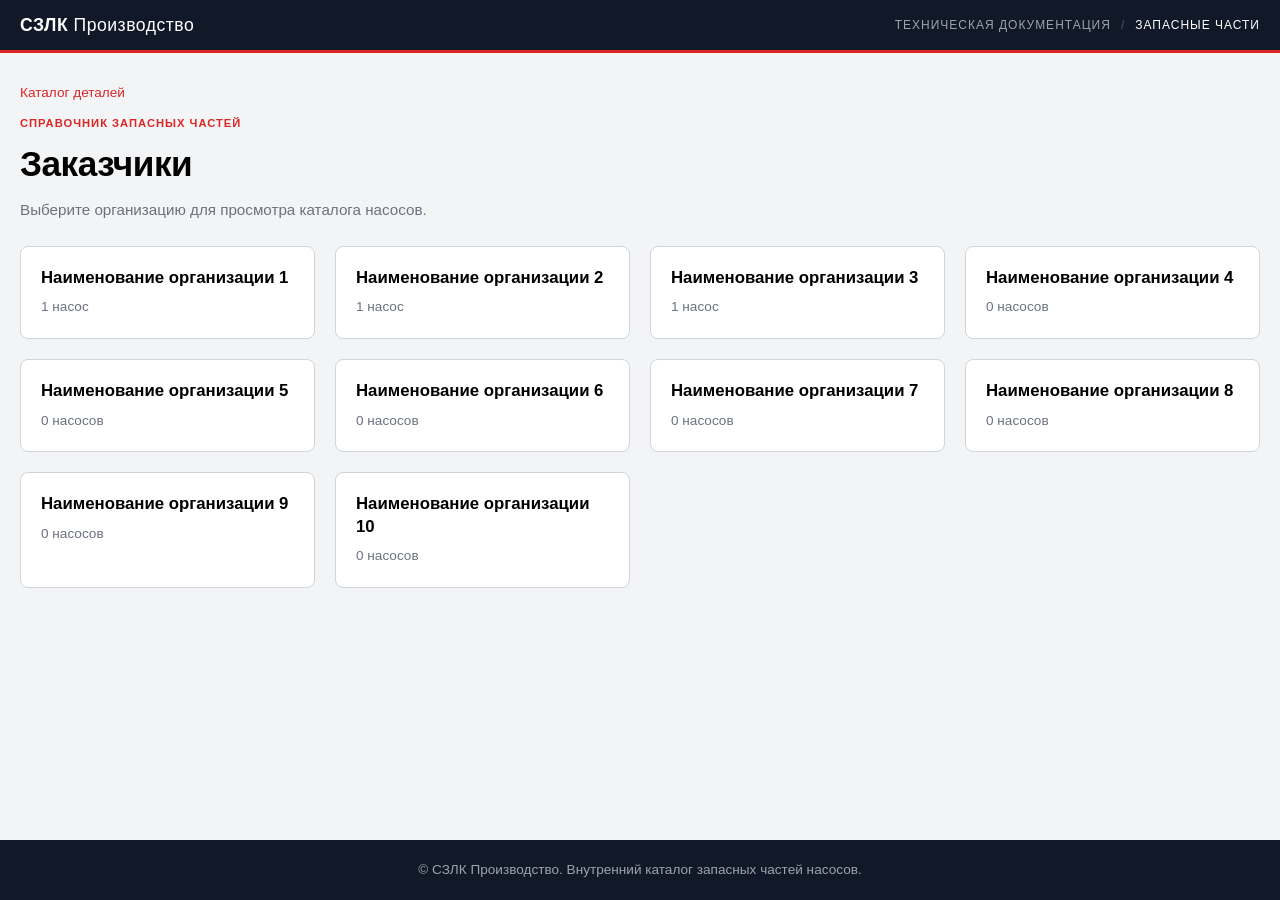
<file: index.html>
<!DOCTYPE html>
<html lang="ru">
<head>
  <meta charset="UTF-8">
  <meta name="viewport" content="width=device-width, initial-scale=1.0">
  <title>Каталог запчастей — Заказчики</title>
  <link rel="stylesheet" href="css/style.css">
</head>
<body>
  <header class="site-header">
    <div class="header-top">
      <div class="container header-inner">
        <!-- Логотип сделан белым и кликабельным -->
        <a href="index.html" class="logo" style="color: #ffffff !important; text-decoration: none;">
          <strong>СЗЛК</strong> Производство
        </a>
        <nav class="top-nav">
          <a href="#">ТЕХНИЧЕСКАЯ ДОКУМЕНТАЦИЯ</a>
          <span class="nav-sep">/</span>
          <a href="index.html" class="active">ЗАПАСНЫЕ ЧАСТИ</a>
        </nav>
      </div>
    </div>
    <div class="header-red-line"></div>
  </header>

  <main class="container main-content">
    <div class="page-header">
      <div class="breadcrumbs">
        <span class="current">Каталог деталей</span>
      </div>
      
      <div class="title-row">
        <div class="title-left">
          <div class="subtitle-small">СПРАВОЧНИК ЗАПАСНЫХ ЧАСТЕЙ</div>
          <h1 class="page-title">Заказчики</h1>
          <p class="page-desc">Выберите организацию для просмотра каталога насосов.</p>
        </div>
      </div>
    </div>

    <div id="customer-list" class="grid-customers"></div>
  </main>

  <footer class="site-footer">
    <div class="container">
      <p>© СЗЛК Производство. Внутренний каталог запасных частей насосов.</p>
    </div>
  </footer>

  <script src="js/data.js"></script>
  <script src="js/common.js"></script>
  <script src="js/index.js"></script>
</body>
</html>
</file>
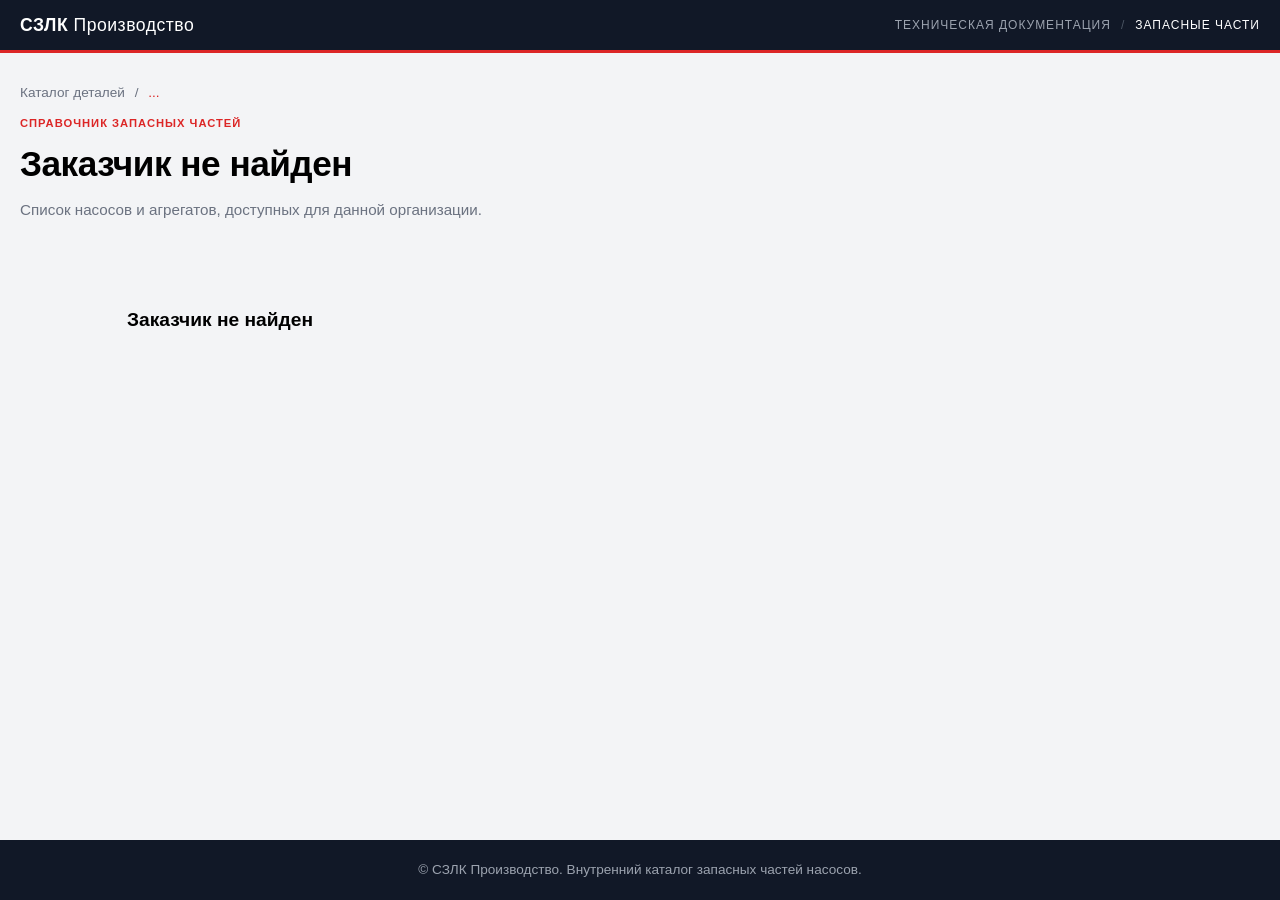
<file: customer.html>
<!DOCTYPE html>
<html lang="ru">
<head>
  <meta charset="UTF-8">
  <meta name="viewport" content="width=device-width, initial-scale=1.0">
  <title>Насосы заказчика</title>
  <link rel="stylesheet" href="css/style.css">
</head>
<body>
  <header class="site-header">
    <div class="header-top">
      <div class="container header-inner">
        <!-- Логотип -->
        <a href="index.html" class="logo" style="color: #ffffff !important; text-decoration: none;">
          <strong>СЗЛК</strong> Производство
        </a>
        <nav class="top-nav">
          <a href="#">ТЕХНИЧЕСКАЯ ДОКУМЕНТАЦИЯ</a>
          <span class="nav-sep">/</span>
          <a href="index.html" class="active">ЗАПАСНЫЕ ЧАСТИ</a>
        </nav>
      </div>
    </div>
    <div class="header-red-line"></div>
  </header>

  <main class="container main-content">
    <div class="page-header">
      <div class="breadcrumbs">
        <a href="index.html">Каталог деталей</a> <span class="sep">/</span>
        <span class="current" id="crumb-customer">...</span>
      </div>
      
      <div class="title-row">
        <div class="title-left">
          <div class="subtitle-small">СПРАВОЧНИК ЗАПАСНЫХ ЧАСТЕЙ</div>
          <h1 class="page-title" id="customer-title">...</h1>
          <p class="page-desc">Список насосов и агрегатов, доступных для данной организации.</p>
        </div>
      </div>
    </div>

    <div id="pump-list" class="grid-pumps"></div>
  </main>

  <footer class="site-footer">
    <div class="container">
      <p>© СЗЛК Производство. Внутренний каталог запасных частей насосов.</p>
    </div>
  </footer>

  <script src="js/data.js"></script>
  <script src="js/common.js"></script>
  <script src="js/customer.js"></script>
</body>
</html>
</file>
<file: css/style.css>
/* =========================================================
   Каталог запасных частей насосов — Корпоративный дизайн
   ========================================================= */

* { box-sizing: border-box; margin: 0; padding: 0; }

:root {
  --bg-page: #f3f4f6;
  --bg-card: #ffffff;
  --text-main: #111827;
  --text-muted: #6b7280;
  --border-color: #d1d5db;
  --primary-red: #dc2626;
  --header-dark: #111827;
  
  /* Цвета колонок шапки */
  --col-blue: #bae6fd;
  --col-pink: #fbcfe8;
  --col-orange: #fed7aa;
  --col-yellow: #fef08a;
  --col-green: #bbf7d0;
  --col-blue-bright: #7dd3fc;
  --col-green-bright: #4ade80;
}

body {
  font-family: -apple-system, BlinkMacSystemFont, "Segoe UI", Roboto, Helvetica, Arial, sans-serif;
  background-color: var(--bg-page);
  color: var(--text-main);
  line-height: 1.5;
  min-height: 100vh;
  display: flex;
  flex-direction: column;
}

.container { max-width: 1500px; margin: 0 auto; padding: 0 20px; width: 100%; }
a { color: var(--text-main); text-decoration: none; }
a:hover { color: var(--primary-red); }

/* ---------- Шапка сайта ---------- */
.site-header { background: #fff; }
.header-top { background: var(--header-dark); color: #fff; height: 50px; display: flex; align-items: center; }
.header-inner { display: flex; justify-content: space-between; align-items: center; }
.logo { font-size: 1.1rem; letter-spacing: 0.5px; color: #fff !important; }
.top-nav { font-size: 0.75rem; text-transform: uppercase; letter-spacing: 1px; display: flex; gap: 10px; align-items: center; }
.top-nav a { color: #9ca3af; }
.top-nav a:hover, .top-nav a.active { color: #fff; }
.nav-sep { color: #4b5563; }
.header-red-line { height: 3px; background: var(--primary-red); width: 100%; }

/* ---------- Контент ---------- */
.main-content { padding-top: 30px; padding-bottom: 50px; flex: 1; }
.page-header { margin-bottom: 24px; }
.breadcrumbs { font-size: 0.85rem; color: var(--text-muted); margin-bottom: 12px; }
.breadcrumbs a { color: var(--text-muted); text-decoration: underline; text-decoration-color: transparent; transition: 0.2s; }
.breadcrumbs a:hover { text-decoration-color: var(--text-muted); }
.breadcrumbs .sep { margin: 0 6px; }
.breadcrumbs .current { color: var(--primary-red); font-weight: 500; }

.title-row { display: flex; justify-content: space-between; align-items: flex-end; gap: 20px; }
.subtitle-small { font-size: 0.7rem; text-transform: uppercase; letter-spacing: 1px; color: var(--primary-red); font-weight: 700; margin-bottom: 6px; }
.page-title { font-size: 2.2rem; font-weight: 700; letter-spacing: -0.5px; margin-bottom: 8px; color: #000; }
.page-desc { color: var(--text-muted); font-size: 0.95rem; }
.title-right { text-align: right; border-left: 1px solid var(--border-color); padding-left: 20px; padding-bottom: 5px; }
.doc-name { font-weight: 700; font-size: 1rem; margin-bottom: 4px; }
.doc-source { font-size: 0.8rem; color: var(--text-muted); }

/* ---------- Поиск ---------- */
.search-panel {
  display: flex; align-items: center; gap: 16px;
  background: #fff; padding: 12px 16px; border-radius: 8px;
  border: 1px solid var(--border-color); margin-bottom: 24px;
  box-shadow: 0 1px 2px rgba(0,0,0,0.02);
}
.search-input-wrapper { position: relative; flex: 1; display: flex; align-items: center; }
.search-icon { position: absolute; left: 12px; width: 18px; height: 18px; color: #9ca3af; }
.search-input-wrapper input {
  width: 100%; padding: 10px 40px; border: 1px solid #d1d5db; border-radius: 6px;
  font-size: 0.95rem; outline: none; transition: 0.2s;
}
.search-input-wrapper input:focus { border-color: #6b7280; box-shadow: 0 0 0 1px #6b7280; }
.search-clear { position: absolute; right: 12px; background: none; border: none; cursor: pointer; color: #6b7280; padding: 4px; display: flex; }
.search-clear svg { width: 16px; height: 16px; }
.search-clear:hover { color: #000; }
.search-results-count { font-size: 0.9rem; color: var(--text-muted); white-space: nowrap; }
.search-results-count strong { color: #000; }

/* ---------- Таблица ---------- */
.table-container { background: #fff; border: 1px solid var(--border-color); border-radius: 8px; box-shadow: 0 1px 3px rgba(0,0,0,0.05); overflow: hidden; }
.table-header-bar { display: flex; justify-content: space-between; align-items: center; padding: 16px 20px; border-bottom: 1px solid var(--border-color); }
.table-title { font-weight: 700; font-size: 1rem; }
.table-note { font-size: 0.8rem; color: var(--text-muted); }

.table-scroll { overflow: auto; max-height: calc(100vh - 300px); position: relative; }

.parts-table { 
  width: 100%; 
  border-collapse: separate; 
  border-spacing: 0; 
  font-size: 0.85rem; 
  table-layout: fixed; 
}

/* --- ЗАКРЕПЛЕНИЕ ШАПКИ --- */
.parts-table thead {
  position: relative;
  z-index: 100; 
}

.parts-table thead th {
  background: #f9fafb; 
  color: #111827; 
  font-weight: 700; 
  text-align: center; 
  padding: 8px 4px;
  border-right: 1px solid #9ca3af; 
  border-bottom: 1px solid #9ca3af; 
  vertical-align: middle; 
  line-height: 1.2; 
  position: sticky; 
  font-size: 0.8rem;
}

/* ВЕРХНИЙ РЯД (ПЛУНЖЕР, ПАКИНГ, БЛОКИ) */
.parts-table thead th.group-header { top: 0; z-index: 101; background-color: #f3f4f6 !important; }

/* НИЖНИЙ РЯД (ДИАМЕТРЫ 4", 4,5") */
.parts-table thead th:not(.group-header):not(.rowspan-2):not(.gallery-header) { 
  top: 37px; 
  z-index: 100; 
}

/* КОЛОНКИ НА ВСЮ ВЫСОТУ (Наименование, Артикулы, Схема) */
.parts-table thead th.rowspan-2 { top: 0; z-index: 102; }
.parts-table thead th.gallery-header { top: 0; z-index: 102; background: var(--header-dark) !important; color: #fff; }

/* --- ЦВЕТА ЯЧЕЕК ШАПКИ --- */
.parts-table thead th.bg-pink         { background-color: var(--col-pink) !important; }
.parts-table thead th.bg-blue         { background-color: var(--col-blue) !important; }
.parts-table thead th.bg-orange       { background-color: var(--col-orange) !important; }
.parts-table thead th.bg-yellow       { background-color: var(--col-yellow) !important; }
.parts-table thead th.bg-green-light  { background-color: var(--col-green) !important; }
.parts-table thead th.bg-blue-bright  { background-color: var(--col-blue-bright) !important; }
.parts-table thead th.bg-green-bright { background-color: var(--col-green-bright) !important; }

/* --- ТЕЛО ТАБЛИЦЫ --- */
.parts-table tbody td { 
  padding: 12px 8px; 
  border-right: 1px solid #e5e7eb; 
  border-bottom: 1px solid #e5e7eb; 
  vertical-align: top; 
  word-break: break-word; 
  background-color: #fff; 
}
.parts-table tbody td:last-child { border-right: none; }
.parts-table tbody tr:hover td { background-color: #f8fafc; }

.parts-table tbody tr.section-start td { border-top: 3px solid #334155 !important; }
.parts-table tbody tr.spacer-row td { border: none !important; background: transparent !important; padding: 0 !important; height: 30px; }

/* Цвета в теле таблицы */
.parts-table tbody td.bg-pink { background-color: #fdf2f8; }
.parts-table tbody td.bg-blue { background-color: #f0f9ff; }
.parts-table tbody td.bg-orange { background-color: #fff7ed; }
.parts-table tbody td.bg-yellow { background-color: #fefce8; }
.parts-table tbody td.bg-green-light { background-color: #f0fdf4; }
.parts-table tbody td.bg-blue-bright { background-color: #e1f5fe; }
.parts-table tbody td.bg-green-bright { background-color: #b9f6ca; }

/* --- ШИРИНА КОЛОНОК --- */
.parts-table th:first-child, .parts-table td:first-child { width: 100%; min-width: 250px; text-align: left; }
.parts-table th.art, .parts-table td.art { width: 120px; min-width: 120px; font-family: monospace; font-size: 0.85rem; }
.parts-table th:not(:first-child):not(.art):not(.gallery-header),
.parts-table td:not(:first-child):not(.art):not(.table-gallery-cell) { width: 60px; min-width: 60px; text-align: center; }

/* --- ГАЛЕРЕЯ --- */
.parts-table th.gallery-header { width: 400px; min-width: 400px; }
.parts-table td.table-gallery-cell { width: 400px; min-width: 400px; padding: 0 !important; background: #fff; vertical-align: top; }
.gallery-content { position: sticky; top: 60px; padding: 15px; display: flex; gap: 15px; justify-content: center; align-items: flex-start; transition: opacity 0.3s ease, filter 0.3s ease; }
.gallery-content.single-image { flex-direction: column; align-items: center; }
.gallery-content.multi-image-horizontal { flex-direction: row; }
.gallery-content.multi-image-vertical { flex-direction: column; align-items: center; }
.gallery-content.multi-image-vertical .sticky-img-wrapper { min-height: auto; margin-bottom: 15px; width: 100%; }

.sticky-img-wrapper { display: flex; align-items: center; justify-content: center; width: 100%; min-height: 200px; }
.sticky-img-wrapper img { max-width: 100%; height: auto; border: 1px solid var(--border-color); }
.sticky-img-wrapper.dimmed { opacity: 0.2; filter: grayscale(100%); }

/* Подвал, Карточки */
.table-footer { display: flex; justify-content: space-between; padding: 12px 20px; background: #f9fafb; border-top: 1px solid var(--border-color); font-size: 0.8rem; color: var(--text-muted); }
.empty-results { text-align: center; padding: 60px 20px; }
.empty-title { font-size: 1.2rem; font-weight: 700; margin-bottom: 8px; color: #000; }
.empty-text { color: var(--text-muted); margin-bottom: 20px; font-size: 0.9rem; }
.btn-outline { background: #fff; border: 1px solid #d1d5db; padding: 8px 16px; border-radius: 6px; cursor: pointer; font-size: 0.9rem; }
.btn-outline:hover { background: #f3f4f6; }

.grid-customers, .grid-pumps { display: grid; gap: 20px; }
.grid-customers { grid-template-columns: repeat(auto-fill, minmax(280px, 1fr)); }
.grid-pumps { grid-template-columns: repeat(auto-fill, minmax(300px, 1fr)); }
.card { background: #ffffff; border: 1px solid var(--border-color); border-radius: 8px; padding: 20px; text-decoration: none; color: var(--text-main); transition: 0.2s; display: flex; flex-direction: column; gap: 8px; }
.card:hover { transform: translateY(-3px); box-shadow: 0 4px 12px rgba(0,0,0,0.05); border-color: #9ca3af; color: var(--text-main); }
.card h3 { color: #000; font-size: 1.05rem; line-height: 1.35; margin: 0; }
.card .card-meta { color: var(--text-muted); font-size: 0.85rem; }
.site-footer { background: #111827; color: #9ca3af; padding: 20px 0; text-align: center; font-size: 0.85rem; }

/* ---------- Универсальный тултип (Всплывающая подсказка) ---------- */
.global-tooltip {
  position: absolute;
  z-index: 999999;
  background: #1f2937;
  color: #ffffff;
  padding: 8px 12px;
  border-radius: 6px;
  font-size: 0.85rem;
  font-weight: normal;
  line-height: 1.4;
  max-width: 250px;
  box-shadow: 0 4px 12px rgba(0,0,0,0.3);
  pointer-events: none;
  opacity: 0;
  visibility: hidden;
  transition: opacity 0.15s ease, visibility 0.15s ease;
}

/* ---------- Модальное окно для картинок (Lightbox) ---------- */
.lightbox-modal {
  position: fixed;
  inset: 0;
  background: rgba(0, 0, 0, 0.85);
  display: flex;
  align-items: center;
  justify-content: center;
  z-index: 100000;
  opacity: 0;
  visibility: hidden;
  transition: opacity 0.2s ease, visibility 0.2s ease;
  cursor: zoom-out;
}
.lightbox-modal.active { opacity: 1; visibility: visible; }
.lightbox-modal img {
  max-width: 95vw;
  max-height: 95vh;
  object-fit: contain;
  border-radius: 4px;
  box-shadow: 0 10px 30px rgba(0,0,0,0.5);
  background: #fff;
  padding: 5px;
}

/* ---------- Адаптивность ---------- */
@media (max-width: 1024px) {
  .title-row { flex-direction: column; align-items: flex-start; }
  .title-right { border-left: none; padding-left: 0; text-align: left; }
  .parts-table th.gallery-header, .parts-table td.table-gallery-cell { display: none; }
}
@media (max-width: 768px) {
  .search-panel { flex-direction: column; align-items: stretch; }
  .search-results-count { text-align: right; }
}

/* Стили для нескольких таблиц на одной странице */
.sub-table-block {
  margin-bottom: 40px;
}
.sub-table-block:last-child {
  margin-bottom: 0;
}
.sub-table-title {
  font-size: 1.2rem;
  font-weight: 700;
  color: #111827;
  margin-bottom: 12px;
  padding-left: 4px;
}
/* Убираем рамку у внутренних таблиц, так как она уже есть у основного контейнера */
.sub-table-block .table-scroll {
  border-top: none; 
  border-radius: 0;
}

/* Делаем колонку "№" узкой и аккуратной */
.searchable-table th:first-child, 
.searchable-table td:first-child {
  width: 50px !important;
  min-width: 50px !important;
  text-align: center !important;
}

/* Колонка "Наименование" в HT-400 должна быть широкой */
.searchable-table th:nth-child(2), 
.searchable-table td:nth-child(2) {
  width: 100% !important;
  text-align: left !important;
}


/* =========================================================
   Настройка прокрутки для таблиц HT-400
   ========================================================= */

.sub-table-block {
  background: #fff;
  border: 1px solid var(--border-color);
  border-radius: 8px;
  box-shadow: 0 1px 3px rgba(0,0,0,0.05);
  margin-bottom: 30px;
  /* Убираем overflow: hidden, чтобы ничего не обрезалось снаружи */
}

.sub-table-title {
  padding: 16px 20px;
  font-size: 1.15rem;
  font-weight: 700;
  color: #111827;
  background: #f9fafb;
  border-bottom: 1px solid var(--border-color);
  margin: 0;
}

/* Контейнер для скролла */
.sub-table-block .table-scroll {
  max-height: 500px; 
  overflow-y: auto;  
  overflow-x: auto;
  border: none;
  border-radius: 0 0 8px 8px;
  position: relative;
}
/* Делаем скроллбар аккуратным */
.sub-table-block .table-scroll::-webkit-scrollbar { width: 8px; height: 8px; }
.sub-table-block .table-scroll::-webkit-scrollbar-thumb { background-color: #cbd5e1; border-radius: 4px; }

/* Сужаем колонку "№" */
.searchable-table th:first-child, 
.searchable-table td:first-child {
  width: 60px !important;
  min-width: 60px !important;
  text-align: center;
}

/* Делаем "Наименование" широким */
.searchable-table th:nth-child(2), 
.searchable-table td:nth-child(2) {
  width: 100% !important;
  text-align: left;
}
</file>
